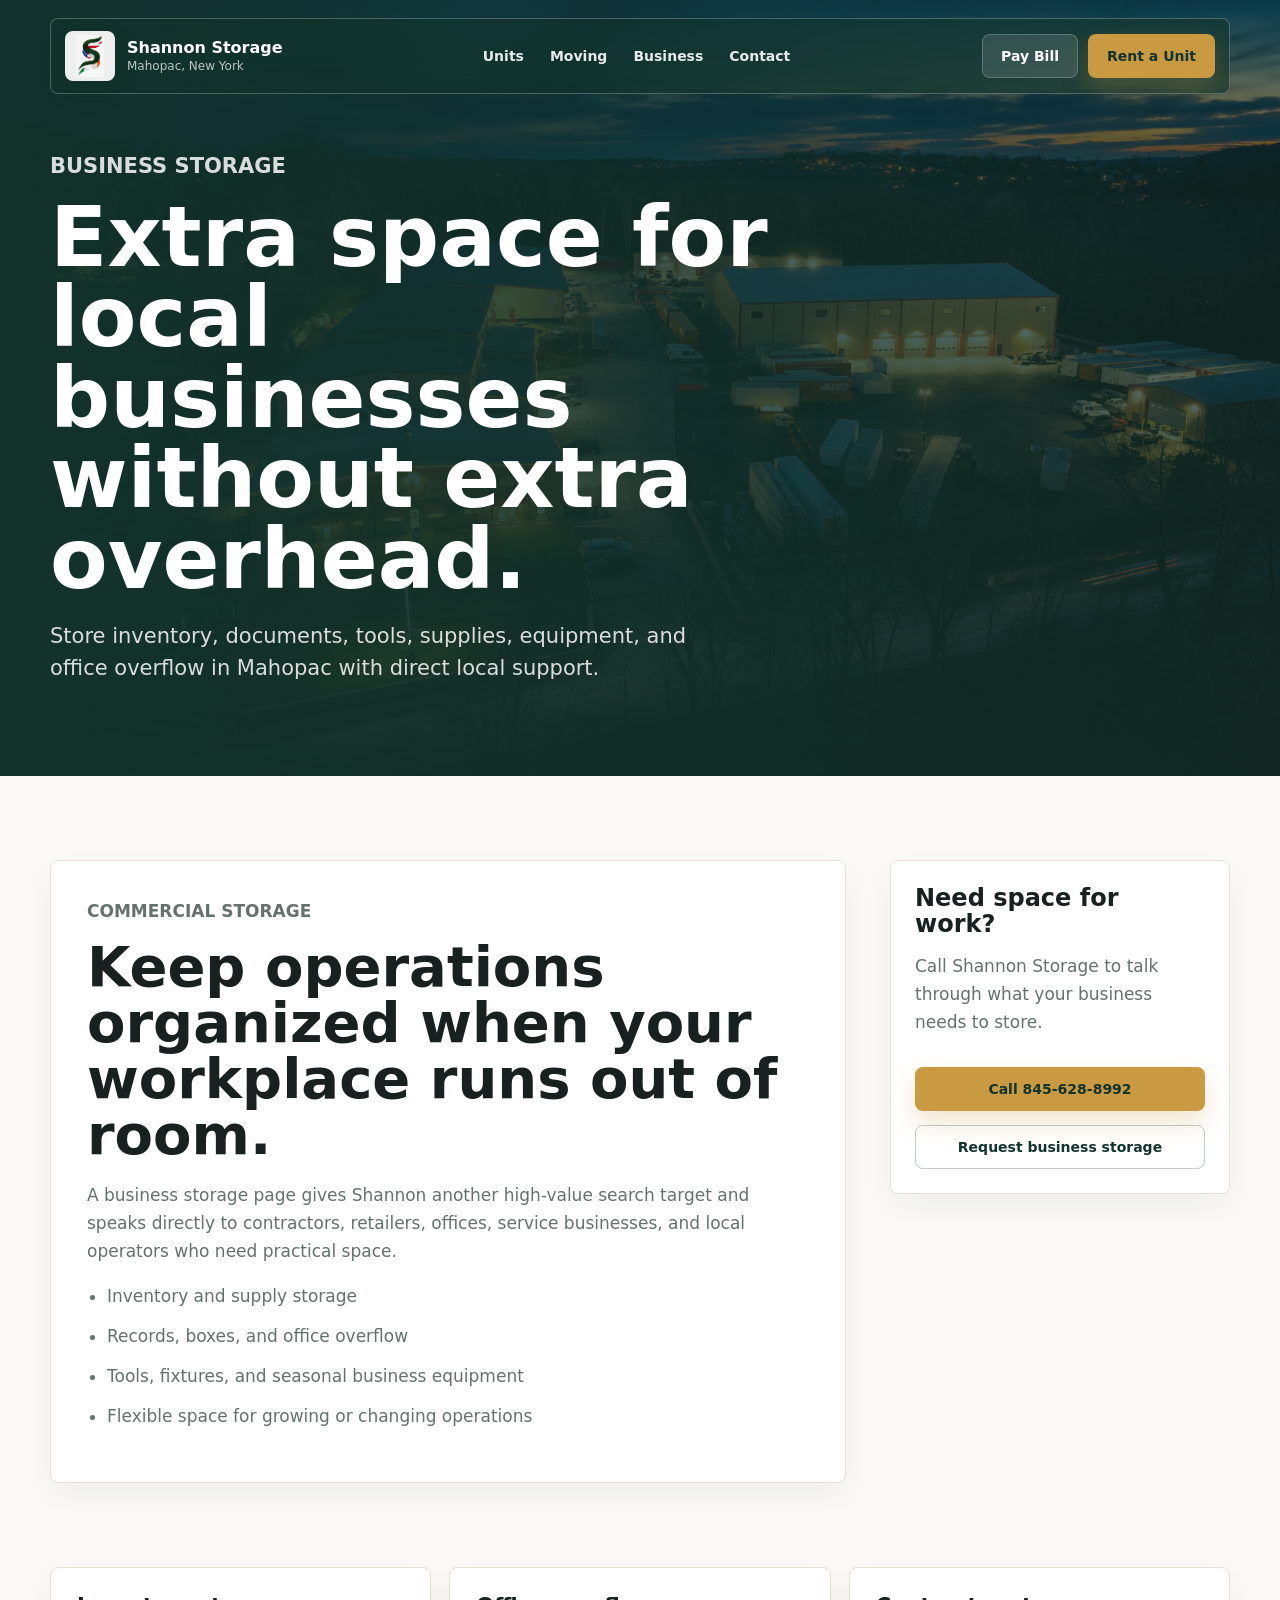
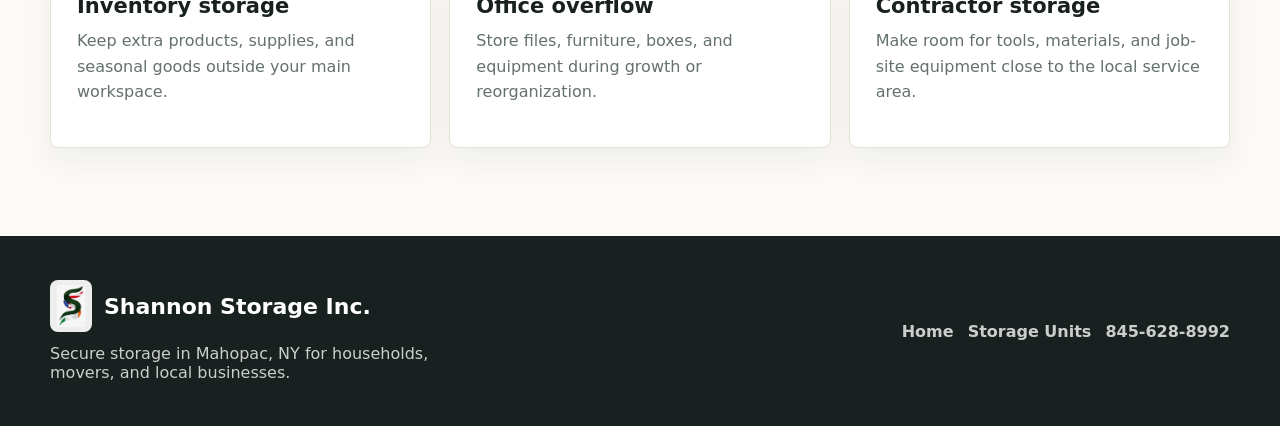
<file: business-storage.html>
<!DOCTYPE html>
<html lang="en">
<head>
  <meta charset="UTF-8">
  <meta name="viewport" content="width=device-width, initial-scale=1.0">
  <title>Business Storage in Mahopac, NY | Shannon Storage Inc.</title>
  <meta name="description" content="Business storage in Mahopac, NY for inventory, records, tools, equipment, and office overflow.">
  <meta property="og:title" content="Business Storage in Mahopac, NY | Shannon Storage Inc.">
  <meta property="og:description" content="Business storage for inventory, records, tools, equipment, and office overflow in Mahopac, NY.">
  <meta property="og:type" content="website">
  <meta property="og:image" content="https://shannon-storage.vercel.app/assets/shannon-og-preview.jpg">
  <meta property="og:image:width" content="1200">
  <meta property="og:image:height" content="630">
  <meta name="twitter:card" content="summary_large_image">
  <meta name="twitter:image" content="https://shannon-storage.vercel.app/assets/shannon-og-preview.jpg">
  <link rel="stylesheet" href="styles.css">
</head>
<body>
  <header class="site-header is-scrolled" data-header>
    <a class="brand" href="index.html" aria-label="Shannon Storage home">
      <span class="brand-mark"><img src="assets/shannon-logo-mark.png" alt=""></span>
      <span><strong>Shannon Storage</strong><small>Mahopac, New York</small></span>
    </a>
    <nav class="desktop-nav" aria-label="Primary navigation">
      <a href="storage-units.html">Units</a>
      <a href="moving-storage.html">Moving</a>
      <a href="business-storage.html">Business</a>
      <a href="contact.html">Contact</a>
    </nav>
    <div class="header-actions">
      <a class="link-button ghost" href="https://ecom3.quikstor.com/shannon-storage/login">Pay Bill</a>
      <a class="link-button primary" href="request-a-unit.html">Rent a Unit</a>
    </div>
    <button class="menu-button" type="button" aria-label="Open menu" data-menu-button><span></span><span></span></button>
  </header>

  <nav class="mobile-panel" aria-label="Mobile navigation" data-mobile-panel>
    <a href="index.html">Home</a>
    <a href="storage-units.html">Units</a>
    <a href="moving-storage.html">Moving Storage</a>
    <a href="contact.html">Contact</a>
    <a href="https://ecom3.quikstor.com/shannon-storage/login">Pay Bill</a>
  </nav>

  <main class="page-main">
    <section class="page-hero">
      <div class="page-hero-content">
        <p class="eyebrow">Business storage</p>
        <h1>Extra space for local businesses without extra overhead.</h1>
        <p>Store inventory, documents, tools, supplies, equipment, and office overflow in Mahopac with direct local support.</p>
      </div>
    </section>

    <section class="page-layout">
      <article class="content-panel">
        <p class="eyebrow">Commercial storage</p>
        <h2>Keep operations organized when your workplace runs out of room.</h2>
        <p>A business storage page gives Shannon another high-value search target and speaks directly to contractors, retailers, offices, service businesses, and local operators who need practical space.</p>
        <ul>
          <li>Inventory and supply storage</li>
          <li>Records, boxes, and office overflow</li>
          <li>Tools, fixtures, and seasonal business equipment</li>
          <li>Flexible space for growing or changing operations</li>
        </ul>
      </article>
      <aside class="side-panel">
        <strong>Need space for work?</strong>
        <p>Call Shannon Storage to talk through what your business needs to store.</p>
        <a class="link-button primary" href="tel:+18456288992">Call 845-628-8992</a>
        <a class="link-button outline" href="request-a-unit.html">Request business storage</a>
      </aside>
    </section>

    <section class="seo-grid">
      <article class="seo-card"><h3>Inventory storage</h3><p>Keep extra products, supplies, and seasonal goods outside your main workspace.</p></article>
      <article class="seo-card"><h3>Office overflow</h3><p>Store files, furniture, boxes, and equipment during growth or reorganization.</p></article>
      <article class="seo-card"><h3>Contractor storage</h3><p>Make room for tools, materials, and job-site equipment close to the local service area.</p></article>
    </section>
  </main>

  <footer class="site-footer">
    <div><span class="footer-brand"><img src="assets/shannon-logo-mark.png" alt=""><strong>Shannon Storage Inc.</strong></span><p>Secure storage in Mahopac, NY for households, movers, and local businesses.</p></div>
    <div><a href="index.html">Home</a><a href="storage-units.html">Storage Units</a><a href="tel:+18456288992">845-628-8992</a></div>
  </footer>
  <script src="script.js"></script>
</body>
</html>
</file>
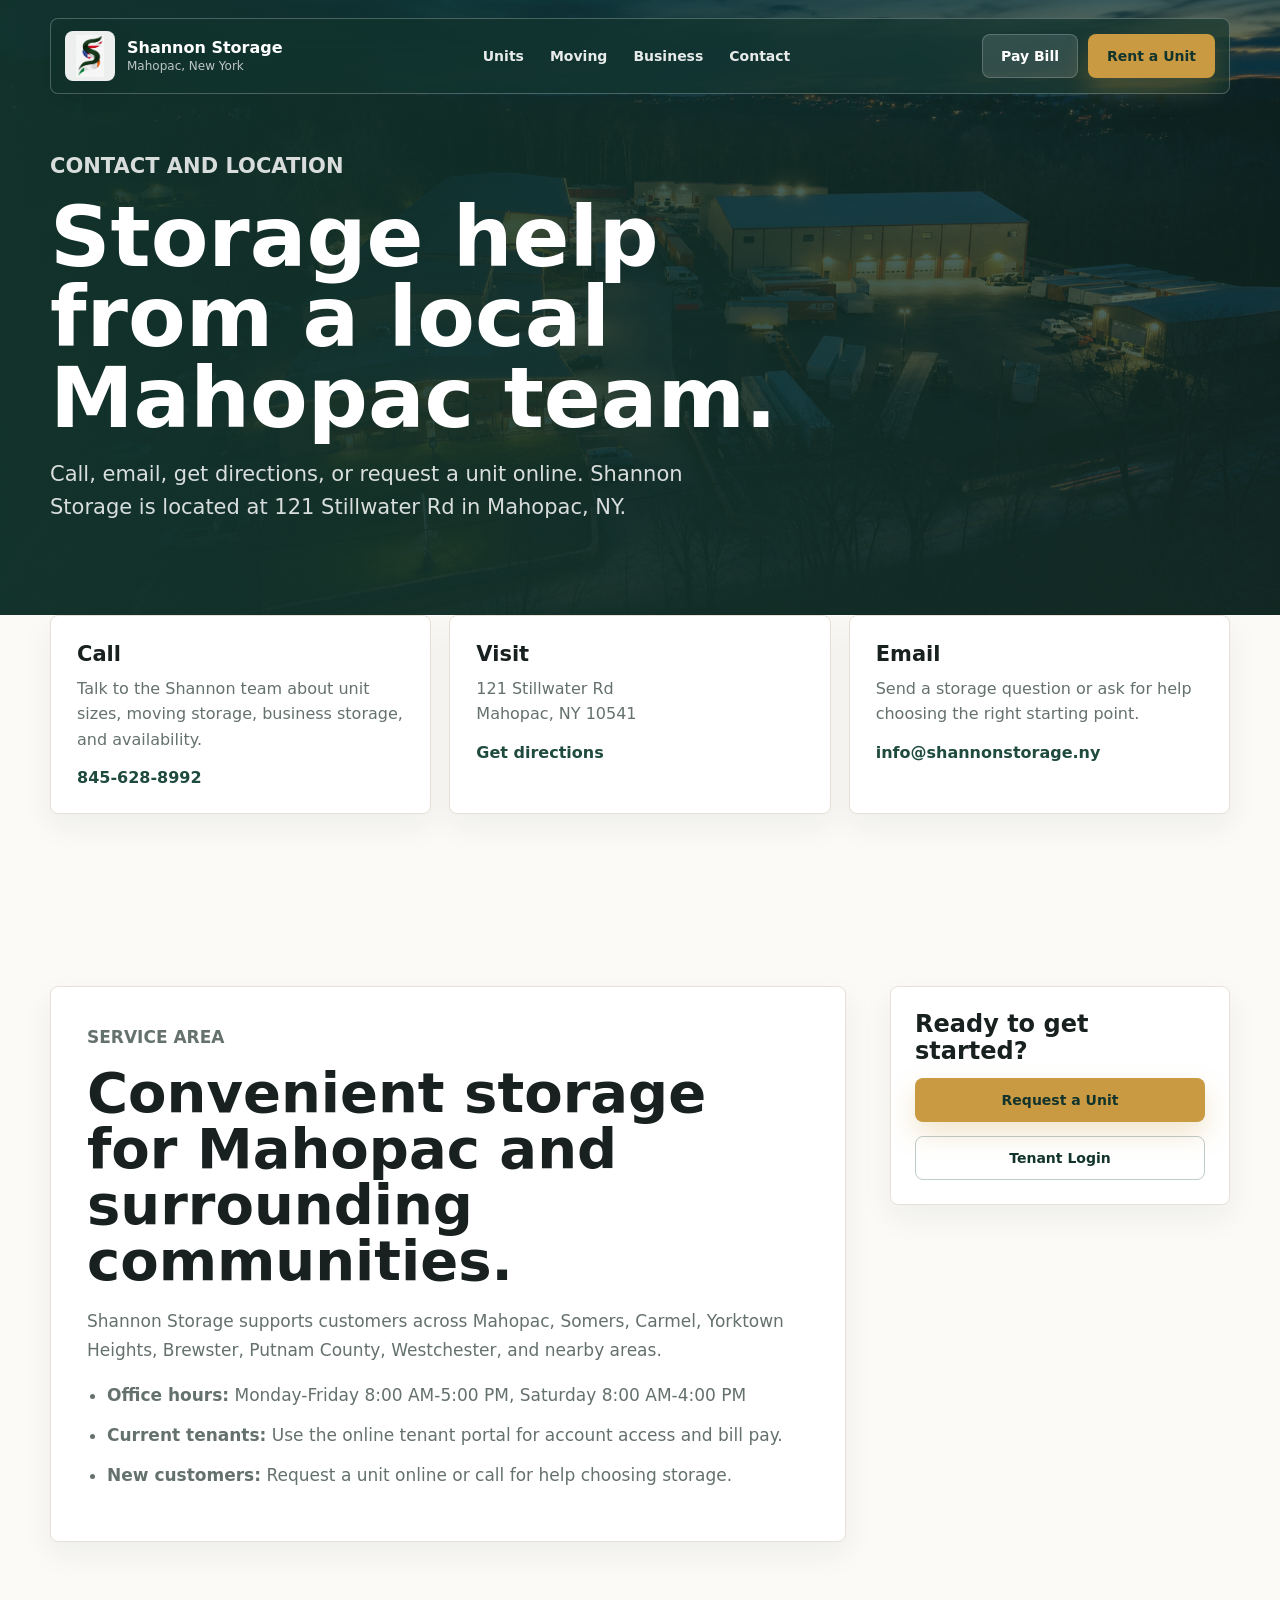
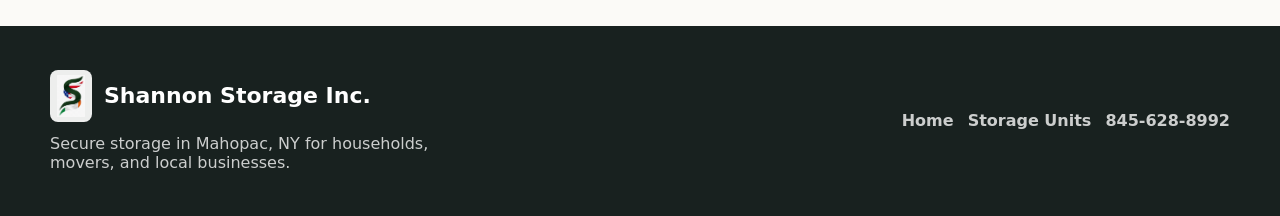
<file: contact.html>
<!DOCTYPE html>
<html lang="en">
<head>
  <meta charset="UTF-8">
  <meta name="viewport" content="width=device-width, initial-scale=1.0">
  <title>Contact Shannon Storage | Self Storage in Mahopac, NY</title>
  <meta name="description" content="Contact Shannon Storage at 121 Stillwater Rd, Mahopac, NY. Call 845-628-8992 for storage units, moving storage, and business storage.">
  <meta property="og:title" content="Contact Shannon Storage | Self Storage in Mahopac, NY">
  <meta property="og:description" content="Call Shannon Storage in Mahopac, NY for storage units, moving storage, and business storage.">
  <meta property="og:type" content="website">
  <meta property="og:image" content="https://shannon-storage.vercel.app/assets/shannon-og-preview.jpg">
  <meta property="og:image:width" content="1200">
  <meta property="og:image:height" content="630">
  <meta name="twitter:card" content="summary_large_image">
  <meta name="twitter:image" content="https://shannon-storage.vercel.app/assets/shannon-og-preview.jpg">
  <link rel="stylesheet" href="styles.css">
</head>
<body>
  <header class="site-header is-scrolled" data-header>
    <a class="brand" href="index.html" aria-label="Shannon Storage home">
      <span class="brand-mark"><img src="assets/shannon-logo-mark.png" alt=""></span>
      <span><strong>Shannon Storage</strong><small>Mahopac, New York</small></span>
    </a>
    <nav class="desktop-nav" aria-label="Primary navigation">
      <a href="storage-units.html">Units</a>
      <a href="moving-storage.html">Moving</a>
      <a href="business-storage.html">Business</a>
      <a href="contact.html">Contact</a>
    </nav>
    <div class="header-actions">
      <a class="link-button ghost" href="https://ecom3.quikstor.com/shannon-storage/login">Pay Bill</a>
      <a class="link-button primary" href="request-a-unit.html">Rent a Unit</a>
    </div>
    <button class="menu-button" type="button" aria-label="Open menu" data-menu-button><span></span><span></span></button>
  </header>

  <nav class="mobile-panel" aria-label="Mobile navigation" data-mobile-panel>
    <a href="index.html">Home</a>
    <a href="storage-units.html">Units</a>
    <a href="moving-storage.html">Moving Storage</a>
    <a href="business-storage.html">Business Storage</a>
    <a href="https://ecom3.quikstor.com/shannon-storage/login">Pay Bill</a>
  </nav>

  <main class="page-main">
    <section class="page-hero">
      <div class="page-hero-content">
        <p class="eyebrow">Contact and location</p>
        <h1>Storage help from a local Mahopac team.</h1>
        <p>Call, email, get directions, or request a unit online. Shannon Storage is located at 121 Stillwater Rd in Mahopac, NY.</p>
      </div>
    </section>

    <section class="contact-grid">
      <article class="contact-card">
        <h3>Call</h3>
        <p>Talk to the Shannon team about unit sizes, moving storage, business storage, and availability.</p>
        <a href="tel:+18456288992">845-628-8992</a>
      </article>
      <article class="contact-card">
        <h3>Visit</h3>
        <p>121 Stillwater Rd<br>Mahopac, NY 10541</p>
        <a href="https://www.google.com/maps/search/?api=1&query=121%20Stillwater%20Rd%20Mahopac%20NY%2010541">Get directions</a>
      </article>
      <article class="contact-card">
        <h3>Email</h3>
        <p>Send a storage question or ask for help choosing the right starting point.</p>
        <a href="mailto:info@shannonstorage.ny">info@shannonstorage.ny</a>
      </article>
    </section>

    <section class="page-layout">
      <article class="content-panel">
        <p class="eyebrow">Service area</p>
        <h2>Convenient storage for Mahopac and surrounding communities.</h2>
        <p>Shannon Storage supports customers across Mahopac, Somers, Carmel, Yorktown Heights, Brewster, Putnam County, Westchester, and nearby areas.</p>
        <ul>
          <li><strong>Office hours:</strong> Monday-Friday 8:00 AM-5:00 PM, Saturday 8:00 AM-4:00 PM</li>
          <li><strong>Current tenants:</strong> Use the online tenant portal for account access and bill pay.</li>
          <li><strong>New customers:</strong> Request a unit online or call for help choosing storage.</li>
        </ul>
      </article>
      <aside class="side-panel">
        <strong>Ready to get started?</strong>
        <a class="link-button primary" href="request-a-unit.html">Request a Unit</a>
        <a class="link-button outline" href="https://ecom3.quikstor.com/shannon-storage/login">Tenant Login</a>
      </aside>
    </section>
  </main>

  <footer class="site-footer">
    <div><span class="footer-brand"><img src="assets/shannon-logo-mark.png" alt=""><strong>Shannon Storage Inc.</strong></span><p>Secure storage in Mahopac, NY for households, movers, and local businesses.</p></div>
    <div><a href="index.html">Home</a><a href="storage-units.html">Storage Units</a><a href="tel:+18456288992">845-628-8992</a></div>
  </footer>
  <script src="script.js"></script>
</body>
</html>
</file>
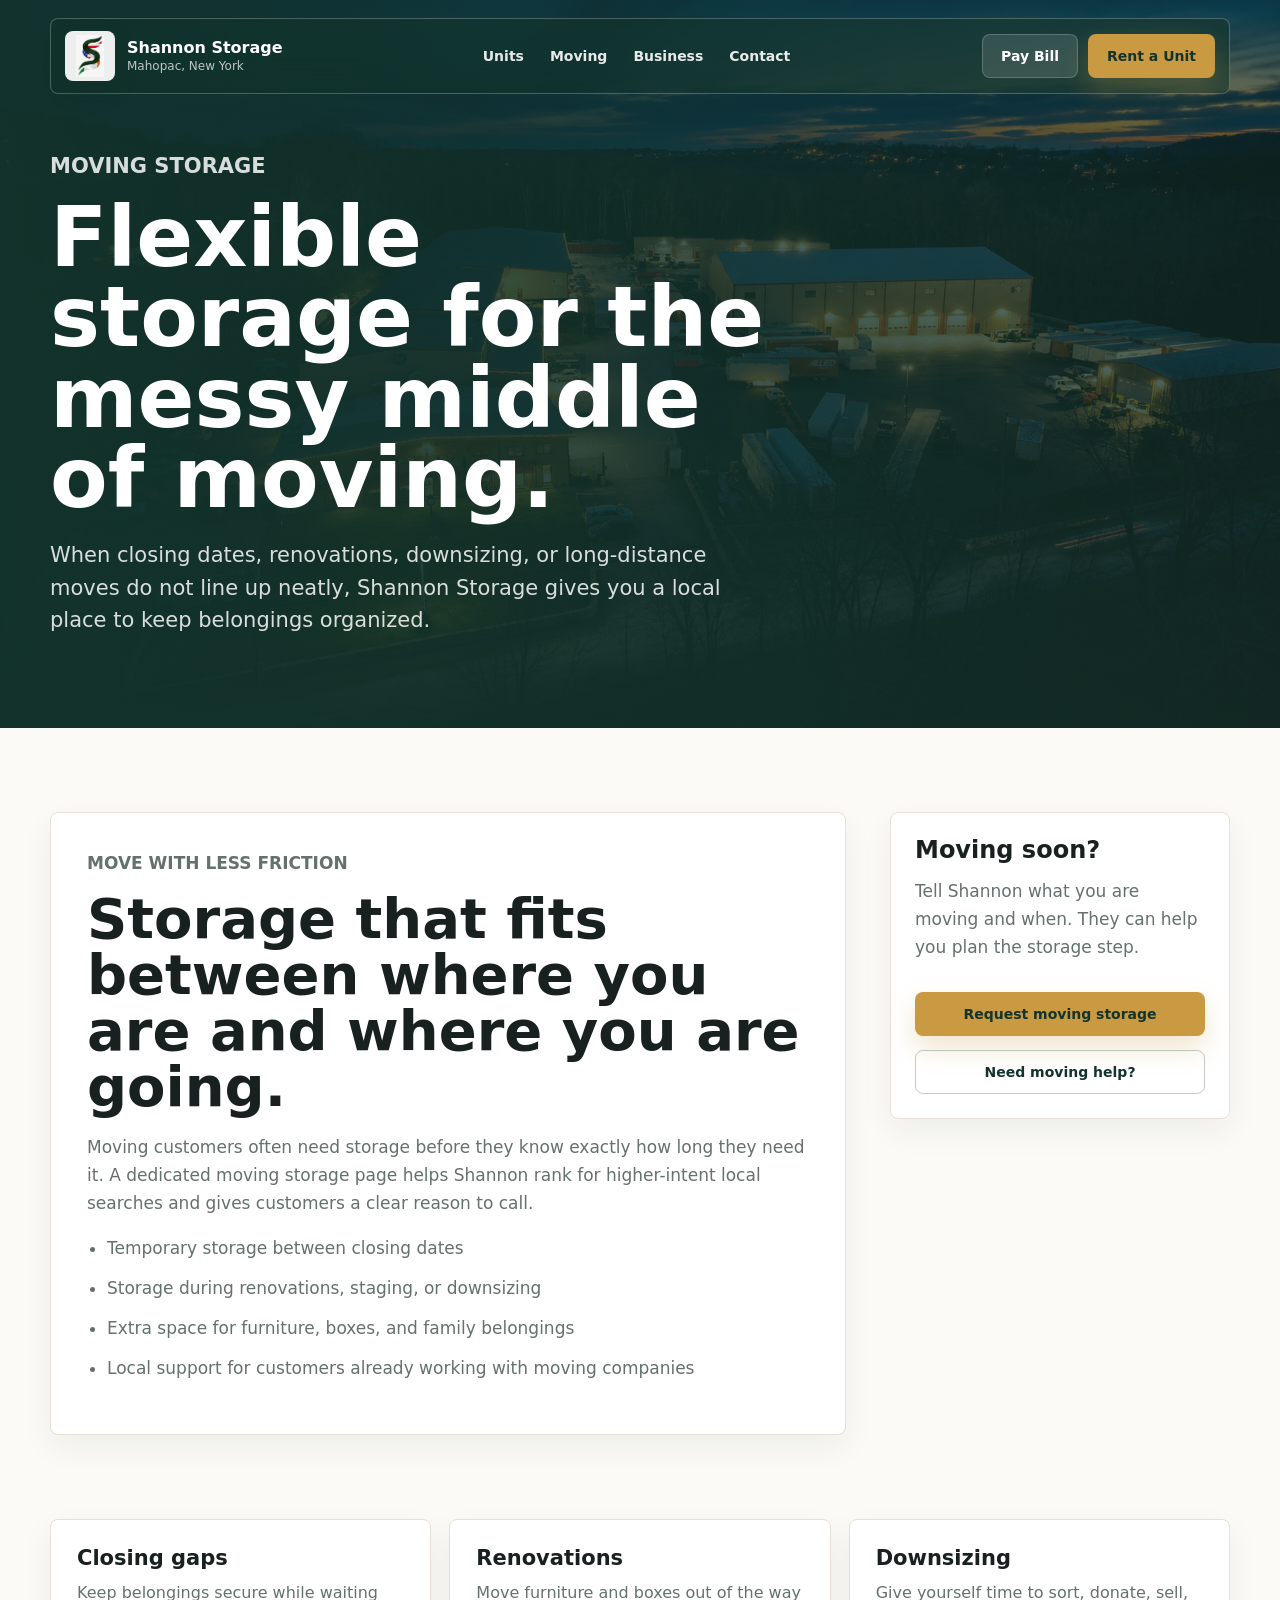
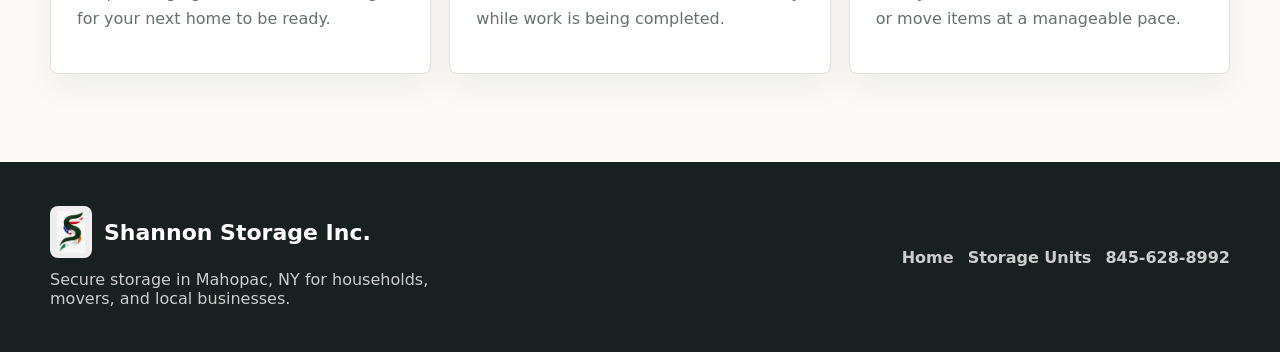
<file: moving-storage.html>
<!DOCTYPE html>
<html lang="en">
<head>
  <meta charset="UTF-8">
  <meta name="viewport" content="width=device-width, initial-scale=1.0">
  <title>Moving Storage in Mahopac, NY | Shannon Storage Inc.</title>
  <meta name="description" content="Temporary and long-term moving storage in Mahopac, NY for closing gaps, renovations, downsizing, and relocations.">
  <meta property="og:title" content="Moving Storage in Mahopac, NY | Shannon Storage Inc.">
  <meta property="og:description" content="Temporary and long-term moving storage for closing gaps, renovations, downsizing, and relocations.">
  <meta property="og:type" content="website">
  <meta property="og:image" content="https://shannon-storage.vercel.app/assets/shannon-og-preview.jpg">
  <meta property="og:image:width" content="1200">
  <meta property="og:image:height" content="630">
  <meta name="twitter:card" content="summary_large_image">
  <meta name="twitter:image" content="https://shannon-storage.vercel.app/assets/shannon-og-preview.jpg">
  <link rel="stylesheet" href="styles.css">
</head>
<body>
  <header class="site-header is-scrolled" data-header>
    <a class="brand" href="index.html" aria-label="Shannon Storage home">
      <span class="brand-mark"><img src="assets/shannon-logo-mark.png" alt=""></span>
      <span><strong>Shannon Storage</strong><small>Mahopac, New York</small></span>
    </a>
    <nav class="desktop-nav" aria-label="Primary navigation">
      <a href="storage-units.html">Units</a>
      <a href="moving-storage.html">Moving</a>
      <a href="business-storage.html">Business</a>
      <a href="contact.html">Contact</a>
    </nav>
    <div class="header-actions">
      <a class="link-button ghost" href="https://ecom3.quikstor.com/shannon-storage/login">Pay Bill</a>
      <a class="link-button primary" href="request-a-unit.html">Rent a Unit</a>
    </div>
    <button class="menu-button" type="button" aria-label="Open menu" data-menu-button><span></span><span></span></button>
  </header>

  <nav class="mobile-panel" aria-label="Mobile navigation" data-mobile-panel>
    <a href="index.html">Home</a>
    <a href="storage-units.html">Units</a>
    <a href="business-storage.html">Business Storage</a>
    <a href="contact.html">Contact</a>
    <a href="https://ecom3.quikstor.com/shannon-storage/login">Pay Bill</a>
  </nav>

  <main class="page-main">
    <section class="page-hero">
      <div class="page-hero-content">
        <p class="eyebrow">Moving storage</p>
        <h1>Flexible storage for the messy middle of moving.</h1>
        <p>When closing dates, renovations, downsizing, or long-distance moves do not line up neatly, Shannon Storage gives you a local place to keep belongings organized.</p>
      </div>
    </section>

    <section class="page-layout">
      <article class="content-panel">
        <p class="eyebrow">Move with less friction</p>
        <h2>Storage that fits between where you are and where you are going.</h2>
        <p>Moving customers often need storage before they know exactly how long they need it. A dedicated moving storage page helps Shannon rank for higher-intent local searches and gives customers a clear reason to call.</p>
        <ul>
          <li>Temporary storage between closing dates</li>
          <li>Storage during renovations, staging, or downsizing</li>
          <li>Extra space for furniture, boxes, and family belongings</li>
          <li>Local support for customers already working with moving companies</li>
        </ul>
      </article>
      <aside class="side-panel">
        <strong>Moving soon?</strong>
        <p>Tell Shannon what you are moving and when. They can help you plan the storage step.</p>
        <a class="link-button primary" href="request-a-unit.html">Request moving storage</a>
        <a class="link-button outline" href="https://liffeymoving.com/">Need moving help?</a>
      </aside>
    </section>

    <section class="seo-grid">
      <article class="seo-card"><h3>Closing gaps</h3><p>Keep belongings secure while waiting for your next home to be ready.</p></article>
      <article class="seo-card"><h3>Renovations</h3><p>Move furniture and boxes out of the way while work is being completed.</p></article>
      <article class="seo-card"><h3>Downsizing</h3><p>Give yourself time to sort, donate, sell, or move items at a manageable pace.</p></article>
    </section>
  </main>

  <footer class="site-footer">
    <div><span class="footer-brand"><img src="assets/shannon-logo-mark.png" alt=""><strong>Shannon Storage Inc.</strong></span><p>Secure storage in Mahopac, NY for households, movers, and local businesses.</p></div>
    <div><a href="index.html">Home</a><a href="storage-units.html">Storage Units</a><a href="tel:+18456288992">845-628-8992</a></div>
  </footer>
  <script src="script.js"></script>
</body>
</html>
</file>
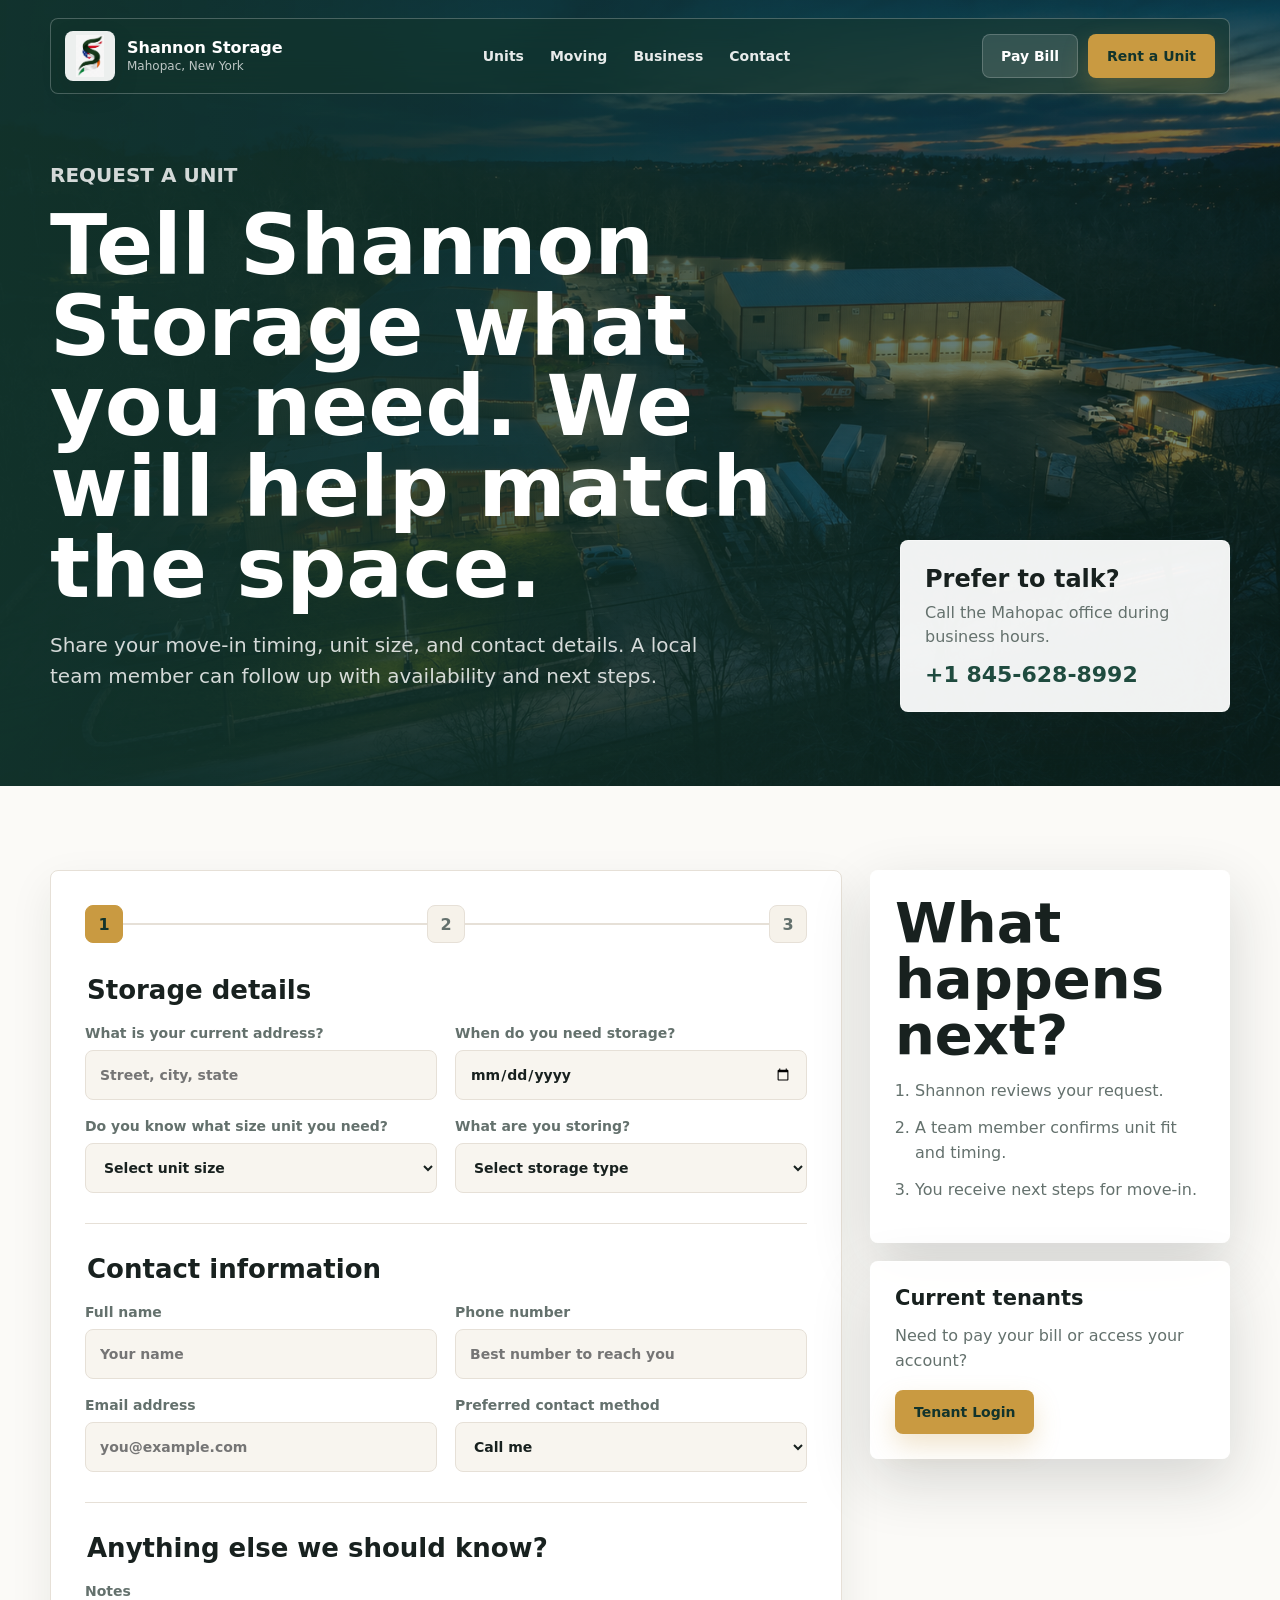
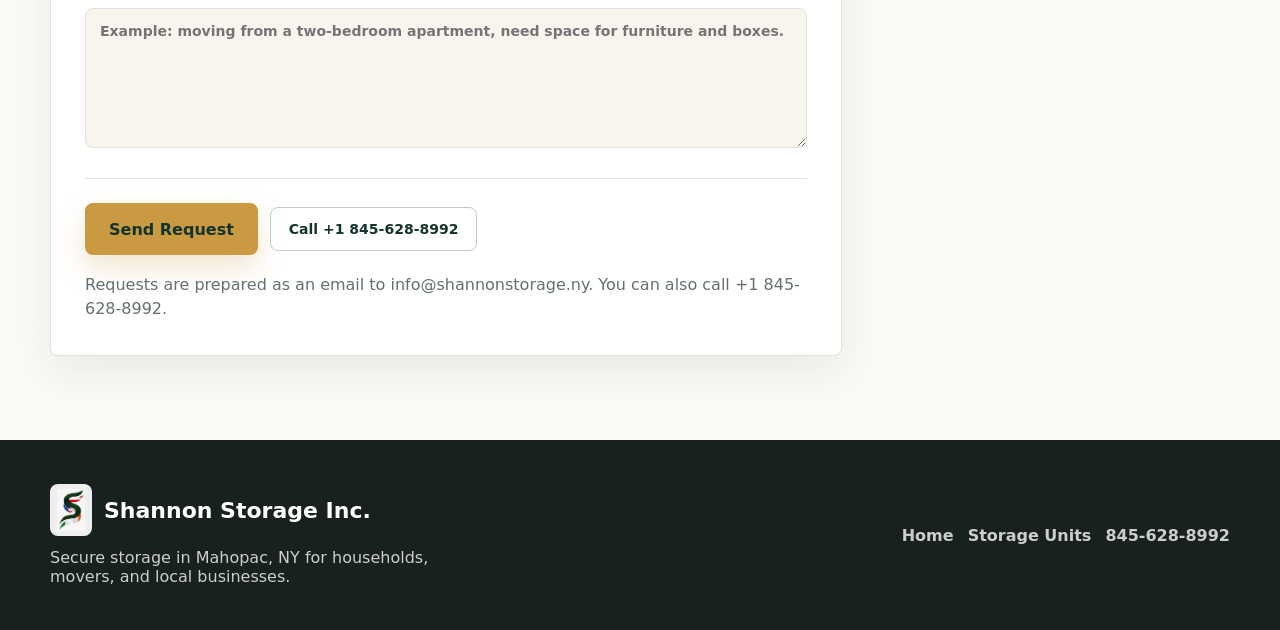
<file: request-a-unit.html>
<!DOCTYPE html>
<html lang="en">
<head>
  <meta charset="UTF-8">
  <meta name="viewport" content="width=device-width, initial-scale=1.0">
  <title>Request a Storage Unit | Shannon Storage Inc.</title>
  <meta name="description" content="Request a storage unit from Shannon Storage in Mahopac, NY. Share your move-in date, unit size, contact details, and storage needs.">
  <meta property="og:title" content="Request a Storage Unit | Shannon Storage Inc.">
  <meta property="og:description" content="Request a storage unit in Mahopac, NY and get help choosing the right space.">
  <meta property="og:type" content="website">
  <meta property="og:image" content="https://shannon-storage.vercel.app/assets/shannon-og-preview.jpg">
  <meta property="og:image:width" content="1200">
  <meta property="og:image:height" content="630">
  <meta name="twitter:card" content="summary_large_image">
  <meta name="twitter:image" content="https://shannon-storage.vercel.app/assets/shannon-og-preview.jpg">
  <link rel="stylesheet" href="styles.css">
</head>
<body>
  <header class="site-header is-scrolled" data-header>
    <a class="brand" href="index.html" aria-label="Shannon Storage home">
      <span class="brand-mark"><img src="assets/shannon-logo-mark.png" alt=""></span>
      <span><strong>Shannon Storage</strong><small>Mahopac, New York</small></span>
    </a>
    <nav class="desktop-nav" aria-label="Primary navigation">
      <a href="storage-units.html">Units</a>
      <a href="moving-storage.html">Moving</a>
      <a href="business-storage.html">Business</a>
      <a href="contact.html">Contact</a>
    </nav>
    <div class="header-actions">
      <a class="link-button ghost" href="https://ecom3.quikstor.com/shannon-storage/login">Pay Bill</a>
      <a class="link-button primary" href="request-a-unit.html">Rent a Unit</a>
    </div>
    <button class="menu-button" type="button" aria-label="Open menu" data-menu-button><span></span><span></span></button>
  </header>

  <nav class="mobile-panel" aria-label="Mobile navigation" data-mobile-panel>
    <a href="index.html">Home</a>
    <a href="storage-units.html">Units</a>
    <a href="moving-storage.html">Moving Storage</a>
    <a href="business-storage.html">Business Storage</a>
    <a href="contact.html">Contact</a>
    <a href="https://ecom3.quikstor.com/shannon-storage/login">Pay Bill</a>
  </nav>

  <main class="page-main">
    <section class="request-hero">
      <div>
        <p class="eyebrow">Request a unit</p>
        <h1>Tell Shannon Storage what you need. We will help match the space.</h1>
        <p>Share your move-in timing, unit size, and contact details. A local team member can follow up with availability and next steps.</p>
      </div>
      <aside>
        <strong>Prefer to talk?</strong>
        <p>Call the Mahopac office during business hours.</p>
        <a href="tel:+18456288992">+1 845-628-8992</a>
      </aside>
    </section>

    <section class="request-section">
      <form class="request-form" data-request-form>
        <div class="form-progress" aria-label="Request progress">
          <span class="is-active">1</span>
          <span>2</span>
          <span>3</span>
        </div>

        <fieldset>
          <legend>Storage details</legend>
          <div class="form-grid">
            <label>
              What is your current address?
              <input name="address" type="text" placeholder="Street, city, state" autocomplete="street-address" required>
            </label>
            <label>
              When do you need storage?
              <input name="moveDate" type="date" required>
            </label>
            <label>
              Do you know what size unit you need?
              <select name="unitSize" required>
                <option value="">Select unit size</option>
                <option>Small storage unit</option>
                <option>Medium storage unit</option>
                <option>Large storage unit</option>
                <option>Not sure yet</option>
              </select>
            </label>
            <label>
              What are you storing?
              <select name="storageType" required>
                <option value="">Select storage type</option>
                <option>Household items</option>
                <option>Moving storage</option>
                <option>Business inventory or equipment</option>
                <option>Documents or boxes</option>
              </select>
            </label>
          </div>
        </fieldset>

        <fieldset>
          <legend>Contact information</legend>
          <div class="form-grid">
            <label>
              Full name
              <input name="name" type="text" placeholder="Your name" autocomplete="name" required>
            </label>
            <label>
              Phone number
              <input name="phone" type="tel" placeholder="Best number to reach you" autocomplete="tel" required>
            </label>
            <label>
              Email address
              <input name="email" type="email" placeholder="you@example.com" autocomplete="email" required>
            </label>
            <label>
              Preferred contact method
              <select name="contactMethod" required>
                <option>Call me</option>
                <option>Text me</option>
                <option>Email me</option>
              </select>
            </label>
          </div>
        </fieldset>

        <fieldset>
          <legend>Anything else we should know?</legend>
          <label>
            Notes
            <textarea name="notes" rows="5" placeholder="Example: moving from a two-bedroom apartment, need space for furniture and boxes."></textarea>
          </label>
        </fieldset>

        <div class="form-actions">
          <button type="submit">Send Request</button>
          <a class="link-button outline" href="tel:+18456288992">Call +1 845-628-8992</a>
        </div>
        <p class="form-note" data-request-note>Requests are prepared as an email to info@shannonstorage.ny. You can also call +1 845-628-8992.</p>
      </form>

      <aside class="request-sidebar">
        <div>
          <h2>What happens next?</h2>
          <ol>
            <li>Shannon reviews your request.</li>
            <li>A team member confirms unit fit and timing.</li>
            <li>You receive next steps for move-in.</li>
          </ol>
        </div>
        <div>
          <h3>Current tenants</h3>
          <p>Need to pay your bill or access your account?</p>
          <a class="link-button primary" href="https://ecom3.quikstor.com/shannon-storage/login">Tenant Login</a>
        </div>
      </aside>
    </section>
  </main>

  <footer class="site-footer">
    <div><span class="footer-brand"><img src="assets/shannon-logo-mark.png" alt=""><strong>Shannon Storage Inc.</strong></span><p>Secure storage in Mahopac, NY for households, movers, and local businesses.</p></div>
    <div><a href="index.html">Home</a><a href="storage-units.html">Storage Units</a><a href="tel:+18456288992">845-628-8992</a></div>
  </footer>

  <script src="script.js"></script>
</body>
</html>
</file>
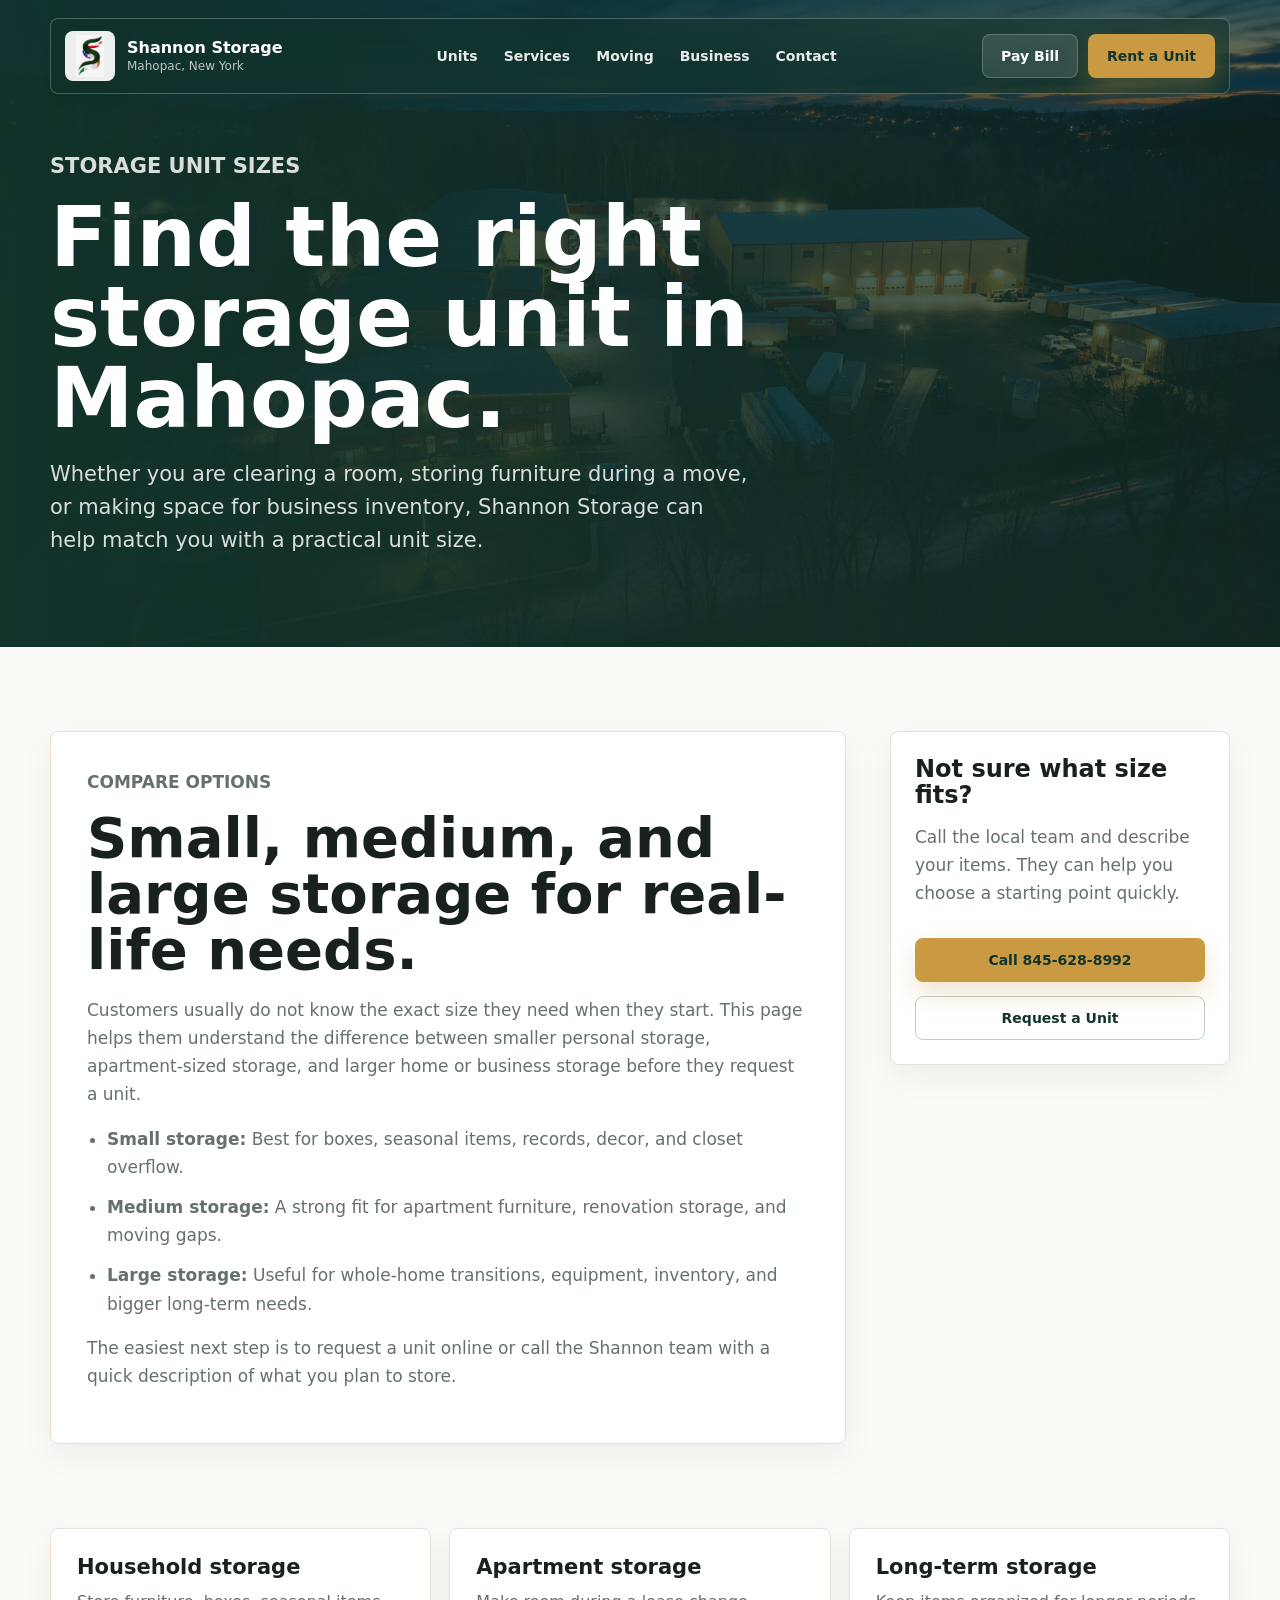
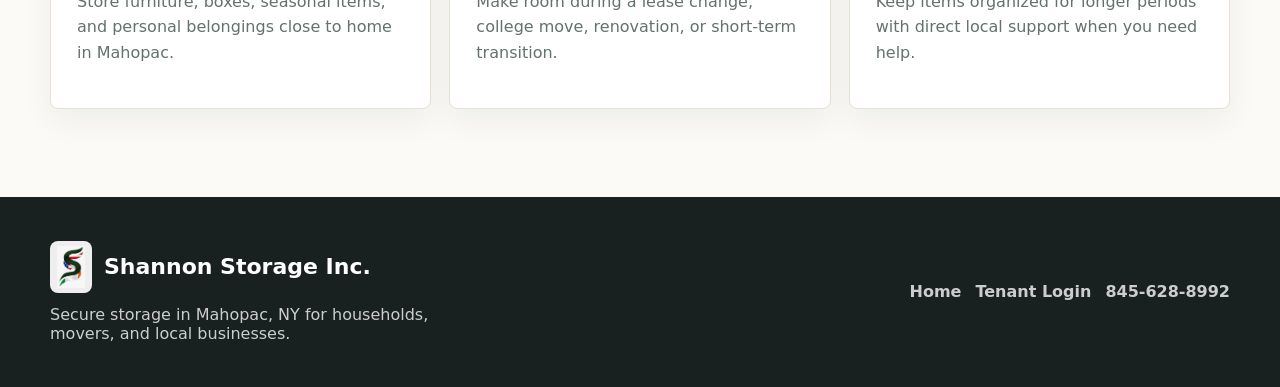
<file: storage-units.html>
<!DOCTYPE html>
<html lang="en">
<head>
  <meta charset="UTF-8">
  <meta name="viewport" content="width=device-width, initial-scale=1.0">
  <title>Storage Unit Sizes in Mahopac, NY | Shannon Storage Inc.</title>
  <meta name="description" content="Compare small, medium, and large storage units in Mahopac, NY for household, moving, and business storage.">
  <meta property="og:title" content="Storage Unit Sizes in Mahopac, NY | Shannon Storage Inc.">
  <meta property="og:description" content="Compare storage unit options for household, moving, and business storage in Mahopac, NY.">
  <meta property="og:type" content="website">
  <meta property="og:image" content="https://shannon-storage.vercel.app/assets/shannon-og-preview.jpg">
  <meta property="og:image:width" content="1200">
  <meta property="og:image:height" content="630">
  <meta name="twitter:card" content="summary_large_image">
  <meta name="twitter:image" content="https://shannon-storage.vercel.app/assets/shannon-og-preview.jpg">
  <link rel="stylesheet" href="styles.css">
</head>
<body>
  <header class="site-header is-scrolled" data-header>
    <a class="brand" href="index.html" aria-label="Shannon Storage home">
      <span class="brand-mark"><img src="assets/shannon-logo-mark.png" alt=""></span>
      <span><strong>Shannon Storage</strong><small>Mahopac, New York</small></span>
    </a>
    <nav class="desktop-nav" aria-label="Primary navigation">
      <a href="storage-units.html">Units</a>
      <a href="index.html#services">Services</a>
      <a href="moving-storage.html">Moving</a>
      <a href="business-storage.html">Business</a>
      <a href="contact.html">Contact</a>
    </nav>
    <div class="header-actions">
      <a class="link-button ghost" href="https://ecom3.quikstor.com/shannon-storage/login">Pay Bill</a>
      <a class="link-button primary" href="request-a-unit.html">Rent a Unit</a>
    </div>
    <button class="menu-button" type="button" aria-label="Open menu" data-menu-button><span></span><span></span></button>
  </header>

  <nav class="mobile-panel" aria-label="Mobile navigation" data-mobile-panel>
    <a href="index.html">Home</a>
    <a href="moving-storage.html">Moving Storage</a>
    <a href="business-storage.html">Business Storage</a>
    <a href="contact.html">Contact</a>
    <a href="https://ecom3.quikstor.com/shannon-storage/login">Pay Bill</a>
  </nav>

  <main class="page-main">
    <section class="page-hero">
      <div class="page-hero-content">
        <p class="eyebrow">Storage unit sizes</p>
        <h1>Find the right storage unit in Mahopac.</h1>
        <p>Whether you are clearing a room, storing furniture during a move, or making space for business inventory, Shannon Storage can help match you with a practical unit size.</p>
      </div>
    </section>

    <section class="page-layout">
      <article class="content-panel">
        <p class="eyebrow">Compare options</p>
        <h2>Small, medium, and large storage for real-life needs.</h2>
        <p>Customers usually do not know the exact size they need when they start. This page helps them understand the difference between smaller personal storage, apartment-sized storage, and larger home or business storage before they request a unit.</p>
        <ul>
          <li><strong>Small storage:</strong> Best for boxes, seasonal items, records, decor, and closet overflow.</li>
          <li><strong>Medium storage:</strong> A strong fit for apartment furniture, renovation storage, and moving gaps.</li>
          <li><strong>Large storage:</strong> Useful for whole-home transitions, equipment, inventory, and bigger long-term needs.</li>
        </ul>
        <p>The easiest next step is to request a unit online or call the Shannon team with a quick description of what you plan to store.</p>
      </article>
      <aside class="side-panel">
        <strong>Not sure what size fits?</strong>
        <p>Call the local team and describe your items. They can help you choose a starting point quickly.</p>
        <a class="link-button primary" href="tel:+18456288992">Call 845-628-8992</a>
        <a class="link-button outline" href="request-a-unit.html">Request a Unit</a>
      </aside>
    </section>

    <section class="seo-grid">
      <article class="seo-card"><h3>Household storage</h3><p>Store furniture, boxes, seasonal items, and personal belongings close to home in Mahopac.</p></article>
      <article class="seo-card"><h3>Apartment storage</h3><p>Make room during a lease change, college move, renovation, or short-term transition.</p></article>
      <article class="seo-card"><h3>Long-term storage</h3><p>Keep items organized for longer periods with direct local support when you need help.</p></article>
    </section>
  </main>

  <footer class="site-footer">
    <div><span class="footer-brand"><img src="assets/shannon-logo-mark.png" alt=""><strong>Shannon Storage Inc.</strong></span><p>Secure storage in Mahopac, NY for households, movers, and local businesses.</p></div>
    <div><a href="index.html">Home</a><a href="https://ecom3.quikstor.com/shannon-storage/login">Tenant Login</a><a href="tel:+18456288992">845-628-8992</a></div>
  </footer>
  <script src="script.js"></script>
</body>
</html>
</file>
<file: styles.css>
:root {
  --ink: #18211f;
  --muted: #64716d;
  --paper: #fbfaf7;
  --white: #ffffff;
  --line: #e6e0d7;
  --forest: #1f4b3f;
  --forest-dark: #12342c;
  --gold: #c99a41;
  --clay: #b85f3a;
  --shadow: 0 22px 60px rgba(24, 33, 31, 0.16);
}

* {
  box-sizing: border-box;
}

html {
  scroll-behavior: smooth;
}

[id] {
  scroll-margin-top: 112px;
}

body {
  margin: 0;
  font-family: Inter, ui-sans-serif, system-ui, -apple-system, BlinkMacSystemFont, "Segoe UI", sans-serif;
  color: var(--ink);
  background: var(--paper);
}

a {
  color: inherit;
  text-decoration: none;
}

img {
  display: block;
  max-width: 100%;
}

.site-header {
  position: fixed;
  top: 18px;
  left: 50%;
  z-index: 50;
  width: min(calc(100% - 32px), 1180px);
  min-height: 72px;
  transform: translateX(-50%);
  display: flex;
  align-items: center;
  justify-content: space-between;
  gap: 22px;
  padding: 12px 14px;
  color: var(--white);
  background: rgba(18, 52, 44, 0.62);
  border: 1px solid rgba(255, 255, 255, 0.24);
  border-radius: 8px;
  backdrop-filter: blur(20px);
  transition: background 180ms ease, box-shadow 180ms ease;
}

.site-header.is-scrolled {
  background: rgba(255, 255, 255, 0.94);
  color: var(--ink);
  box-shadow: 0 16px 40px rgba(24, 33, 31, 0.12);
}

.brand {
  display: inline-flex;
  align-items: center;
  gap: 12px;
  min-width: 226px;
}

.brand-mark {
  display: grid;
  place-items: center;
  width: 50px;
  height: 50px;
  background: rgba(255, 255, 255, 0.92);
  border-radius: 8px;
  box-shadow: 0 10px 24px rgba(24, 33, 31, 0.16);
}

.brand-mark img {
  width: 34px;
  height: 42px;
  object-fit: contain;
}

.brand strong,
.brand small {
  display: block;
  line-height: 1.1;
}

.brand small {
  margin-top: 4px;
  color: currentColor;
  opacity: 0.72;
  font-size: 12px;
}

.desktop-nav,
.header-actions {
  display: flex;
  align-items: center;
  gap: 10px;
}

.desktop-nav a {
  padding: 12px 8px;
  font-size: 14px;
  font-weight: 700;
  opacity: 0.9;
}

.link-button,
.quick-form button {
  display: inline-flex;
  align-items: center;
  justify-content: center;
  min-height: 44px;
  padding: 0 18px;
  border: 1px solid transparent;
  border-radius: 8px;
  font-size: 14px;
  font-weight: 800;
  cursor: pointer;
  transition: transform 160ms ease, box-shadow 160ms ease, background 160ms ease;
}

.link-button:hover,
.quick-form button:hover {
  transform: translateY(-1px);
}

.link-button.primary,
.quick-form button {
  color: var(--forest-dark);
  background: var(--gold);
  box-shadow: 0 12px 26px rgba(201, 154, 65, 0.26);
}

.link-button.ghost {
  color: currentColor;
  background: rgba(255, 255, 255, 0.12);
  border-color: rgba(255, 255, 255, 0.2);
}

.is-scrolled .link-button.ghost {
  background: rgba(31, 75, 63, 0.08);
  border-color: rgba(31, 75, 63, 0.12);
}

.link-button.glass {
  color: var(--white);
  background: rgba(255, 255, 255, 0.15);
  border-color: rgba(255, 255, 255, 0.34);
}

.link-button.outline {
  color: var(--forest-dark);
  background: transparent;
  border-color: rgba(31, 75, 63, 0.28);
}

.link-button.light {
  color: var(--forest-dark);
  background: var(--white);
}

.link-button.large {
  min-height: 52px;
  padding: 0 24px;
  font-size: 15px;
}

.menu-button {
  display: none;
  width: 44px;
  height: 44px;
  border: 1px solid rgba(255, 255, 255, 0.28);
  border-radius: 8px;
  background: transparent;
}

.menu-button span {
  display: block;
  width: 18px;
  height: 2px;
  margin: 5px auto;
  background: currentColor;
}

.mobile-panel {
  position: fixed;
  top: 98px;
  left: 16px;
  right: 16px;
  z-index: 45;
  display: none;
  padding: 14px;
  background: var(--white);
  border: 1px solid var(--line);
  border-radius: 8px;
  box-shadow: var(--shadow);
}

.mobile-panel.is-open {
  display: grid;
}

.mobile-panel a {
  padding: 13px 10px;
  border-bottom: 1px solid var(--line);
  font-weight: 800;
}

.mobile-panel a:last-child {
  border-bottom: 0;
}

.hero {
  position: relative;
  min-height: 92vh;
  display: grid;
  align-items: end;
  padding: 132px max(24px, calc((100vw - 1180px) / 2)) 56px;
  color: var(--white);
  overflow: hidden;
}

.hero-media,
.hero-overlay {
  position: absolute;
  inset: 0;
}

.hero-media {
  background-image: url("assets/shannon-facility-hero.png");
  background-size: cover;
  background-position: center 45%;
  transform: scale(1.03);
}

.hero-overlay {
  background:
    linear-gradient(90deg, rgba(18, 52, 44, 0.94) 0%, rgba(18, 52, 44, 0.72) 45%, rgba(18, 52, 44, 0.18) 100%),
    linear-gradient(0deg, rgba(24, 33, 31, 0.72) 0%, rgba(24, 33, 31, 0.1) 58%);
}

.hero-content {
  position: relative;
  z-index: 2;
  width: min(760px, 100%);
}

.eyebrow {
  margin: 0 0 14px;
  color: var(--gold);
  font-size: 13px;
  font-weight: 900;
  letter-spacing: 0;
  text-transform: uppercase;
}

h1,
h2,
h3,
p {
  margin-top: 0;
}

h1 {
  max-width: 760px;
  margin-bottom: 22px;
  font-size: clamp(44px, 7vw, 84px);
  line-height: 0.96;
  letter-spacing: 0;
}

h2 {
  margin-bottom: 18px;
  font-size: clamp(32px, 4.5vw, 56px);
  line-height: 1;
  letter-spacing: 0;
}

h3 {
  margin-bottom: 10px;
  font-size: 21px;
  line-height: 1.15;
}

.hero-copy {
  max-width: 660px;
  margin-bottom: 30px;
  color: rgba(255, 255, 255, 0.84);
  font-size: clamp(18px, 2vw, 22px);
  line-height: 1.5;
}

.hero-actions,
.inline-actions {
  display: flex;
  flex-wrap: wrap;
  gap: 12px;
}

.trust-strip {
  display: flex;
  flex-wrap: wrap;
  gap: 10px;
  margin-top: 34px;
}

.trust-strip span {
  padding: 9px 12px;
  background: rgba(255, 255, 255, 0.12);
  border: 1px solid rgba(255, 255, 255, 0.22);
  border-radius: 999px;
  color: rgba(255, 255, 255, 0.9);
  font-size: 13px;
  font-weight: 800;
}

.availability-panel {
  position: absolute;
  right: max(24px, calc((100vw - 1180px) / 2));
  bottom: 56px;
  z-index: 3;
  width: min(360px, calc(100% - 48px));
  padding: 22px;
  color: var(--ink);
  background: rgba(255, 255, 255, 0.94);
  border: 1px solid rgba(255, 255, 255, 0.5);
  border-radius: 8px;
  box-shadow: var(--shadow);
}

.availability-panel p {
  margin-bottom: 6px;
  color: var(--muted);
  font-weight: 800;
}

.availability-panel strong {
  display: block;
  margin-bottom: 18px;
  font-size: 24px;
  line-height: 1.08;
}

.quick-form {
  display: grid;
  gap: 12px;
}

.quick-form label {
  display: grid;
  gap: 8px;
  color: var(--muted);
  font-size: 13px;
  font-weight: 800;
}

select,
input[type="range"] {
  width: 100%;
}

select {
  height: 46px;
  padding: 0 12px;
  color: var(--ink);
  background: #f6f2ea;
  border: 1px solid var(--line);
  border-radius: 8px;
  font: inherit;
}

.quick-form small {
  color: var(--muted);
}

.intro-band {
  display: grid;
  grid-template-columns: repeat(4, 1fr);
  gap: 1px;
  background: var(--line);
  border-bottom: 1px solid var(--line);
}

.intro-band div {
  padding: 28px 24px;
  background: var(--white);
}

.intro-band span,
.intro-band strong {
  display: block;
}

.intro-band span {
  margin-bottom: 7px;
  color: var(--muted);
  font-size: 13px;
  font-weight: 800;
}

.intro-band strong {
  font-size: 18px;
}

.section {
  padding: 96px max(24px, calc((100vw - 1180px) / 2));
}

.split {
  display: grid;
  grid-template-columns: minmax(280px, 0.85fr) minmax(0, 1.35fr);
  gap: 54px;
  align-items: start;
}

.section-heading {
  max-width: 820px;
  margin-bottom: 34px;
}

.section-heading.compact {
  max-width: 760px;
  margin-inline: auto;
  text-align: center;
}

.section-copy p,
.security-content p,
.estimate p,
.location p,
.moving-band p,
.testimonials p,
.faq p,
.final-cta p {
  color: var(--muted);
  font-size: 17px;
  line-height: 1.65;
}

.mini-proof {
  margin-top: 28px;
  padding: 18px;
  background: var(--white);
  border-left: 4px solid var(--gold);
  border-radius: 8px;
  box-shadow: 0 14px 34px rgba(24, 33, 31, 0.07);
}

.mini-proof strong,
.mini-proof span {
  display: block;
}

.mini-proof span {
  margin-top: 6px;
  color: var(--muted);
  line-height: 1.45;
}

.unit-grid {
  display: grid;
  gap: 18px;
}

.unit-card {
  display: grid;
  grid-template-columns: 180px 1fr;
  min-height: 190px;
  overflow: hidden;
  background: var(--white);
  border: 1px solid var(--line);
  border-radius: 8px;
  box-shadow: 0 14px 36px rgba(24, 33, 31, 0.08);
}

.unit-card img {
  width: 100%;
  height: 100%;
  object-fit: cover;
}

.unit-card div {
  padding: 24px;
}

.unit-card span {
  display: inline-block;
  margin-bottom: 12px;
  color: var(--clay);
  font-size: 12px;
  font-weight: 900;
  text-transform: uppercase;
}

.unit-card p {
  color: var(--muted);
  line-height: 1.55;
}

.unit-card a {
  color: var(--forest);
  font-weight: 900;
}

.services {
  background: #f2eee6;
}

.service-grid {
  display: grid;
  grid-template-columns: repeat(4, 1fr);
  gap: 16px;
}

.service-grid article {
  min-height: 270px;
  padding: 24px;
  background: var(--white);
  border: 1px solid var(--line);
  border-radius: 8px;
  box-shadow: 0 12px 32px rgba(24, 33, 31, 0.06);
}

.service-grid span,
.process-track span {
  display: grid;
  place-items: center;
  width: 38px;
  height: 38px;
  margin-bottom: 22px;
  color: var(--forest-dark);
  background: var(--gold);
  border-radius: 8px;
  font-weight: 900;
}

.service-grid p,
.process-track p,
.faq-list p {
  color: var(--muted);
  line-height: 1.6;
}

.service-grid a {
  display: inline-flex;
  margin-top: 10px;
  color: var(--forest);
  font-weight: 900;
}

.security {
  display: grid;
  grid-template-columns: minmax(0, 0.95fr) minmax(300px, 1fr);
  gap: 48px;
  align-items: center;
  background: #eff3ee;
}

.security-image {
  min-height: 560px;
  overflow: hidden;
  border-radius: 8px;
}

.security-image img {
  width: 100%;
  height: 560px;
  object-fit: cover;
}

.feature-list {
  display: grid;
  gap: 16px;
}

.feature-list div {
  padding: 22px;
  background: rgba(255, 255, 255, 0.72);
  border: 1px solid rgba(31, 75, 63, 0.12);
  border-radius: 8px;
}

.feature-list span {
  color: var(--gold);
  font-weight: 900;
}

.estimate {
  display: grid;
  grid-template-columns: minmax(280px, 1fr) minmax(320px, 460px);
  gap: 48px;
  align-items: center;
  color: var(--white);
  background: var(--forest-dark);
}

.estimate p {
  color: rgba(255, 255, 255, 0.74);
}

.advisor {
  display: grid;
  gap: 18px;
  padding: 26px;
  color: var(--ink);
  background: var(--white);
  border-radius: 8px;
}

.advisor label {
  font-size: 15px;
  font-weight: 900;
}

input[type="range"] {
  accent-color: var(--gold);
}

.advisor-output {
  display: flex;
  justify-content: space-between;
  gap: 18px;
  padding: 18px;
  background: #f6f2ea;
  border-radius: 8px;
}

.advisor-output strong,
.advisor-output span {
  display: block;
}

.advisor-output span {
  color: var(--muted);
  font-weight: 800;
  text-align: right;
}

.process {
  background: var(--white);
}

.process-track {
  display: grid;
  grid-template-columns: repeat(3, 1fr);
  gap: 1px;
  background: var(--line);
  border: 1px solid var(--line);
  border-radius: 8px;
  overflow: hidden;
}

.process-track article {
  min-height: 270px;
  padding: 30px;
  background: var(--white);
}

.location {
  display: grid;
  grid-template-columns: minmax(0, 1fr) minmax(280px, 0.82fr);
  gap: 54px;
  align-items: center;
}

.map-panel {
  position: relative;
  min-height: 420px;
  overflow: hidden;
  background: #e7ece5;
  border: 1px solid var(--line);
  border-radius: 8px;
}

.map-grid {
  position: absolute;
  inset: -30px;
  background-image:
    linear-gradient(rgba(31, 75, 63, 0.12) 1px, transparent 1px),
    linear-gradient(90deg, rgba(31, 75, 63, 0.12) 1px, transparent 1px);
  background-size: 44px 44px;
  transform: rotate(-8deg) scale(1.15);
}

.map-grid::after {
  content: "";
  position: absolute;
  inset: 20% -10%;
  height: 70px;
  background: rgba(201, 154, 65, 0.42);
  border-top: 12px solid rgba(255, 255, 255, 0.58);
  border-bottom: 12px solid rgba(255, 255, 255, 0.58);
  transform: rotate(28deg);
}

.map-pin {
  position: absolute;
  top: 46%;
  left: 48%;
  display: flex;
  align-items: center;
  gap: 10px;
  padding: 12px 14px;
  background: var(--white);
  border-radius: 8px;
  box-shadow: var(--shadow);
  font-weight: 900;
}

.map-pin span {
  display: block;
  width: 14px;
  height: 14px;
  background: var(--clay);
  border-radius: 50%;
  box-shadow: 0 0 0 8px rgba(184, 95, 58, 0.18);
}

.detail-list {
  display: grid;
  gap: 10px;
  padding: 0;
  margin: 0 0 24px;
  list-style: none;
  color: var(--muted);
  line-height: 1.5;
}

.detail-list strong {
  color: var(--ink);
}

.moving-band {
  position: relative;
  min-height: 500px;
  display: grid;
  align-items: center;
  padding: 90px max(24px, calc((100vw - 1180px) / 2));
  color: var(--white);
  overflow: hidden;
}

.moving-band img {
  position: absolute;
  inset: 0;
  width: 100%;
  height: 100%;
  object-fit: cover;
}

.moving-band::after {
  content: "";
  position: absolute;
  inset: 0;
  background: linear-gradient(90deg, rgba(24, 33, 31, 0.86), rgba(24, 33, 31, 0.28));
}

.moving-band div {
  position: relative;
  z-index: 1;
  max-width: 650px;
}

.moving-band p {
  color: rgba(255, 255, 255, 0.82);
}

.testimonials {
  display: grid;
  grid-template-columns: minmax(300px, 0.95fr) minmax(0, 1.05fr);
  gap: 22px;
  background: #eff3ee;
}

.quote-card,
.review-grid article {
  background: var(--white);
  border: 1px solid rgba(31, 75, 63, 0.12);
  border-radius: 8px;
}

.quote-card {
  padding: 34px;
}

blockquote {
  margin: 0 0 20px;
  font-size: clamp(28px, 4vw, 46px);
  line-height: 1.05;
  font-weight: 900;
  letter-spacing: 0;
}

.quote-card span {
  color: var(--muted);
  font-weight: 800;
}

.review-grid {
  display: grid;
  gap: 16px;
}

.review-grid article {
  display: grid;
  grid-template-columns: 160px 1fr;
  gap: 20px;
  align-items: center;
  padding: 24px;
}

.review-grid strong {
  color: var(--forest);
  font-size: 32px;
  line-height: 1;
}

.review-grid span {
  color: var(--muted);
  line-height: 1.5;
}

.faq {
  background: var(--white);
}

.faq-list {
  display: grid;
  gap: 12px;
  max-width: 880px;
  margin: 0 auto;
}

.faq-list details {
  padding: 0 24px;
  background: #f6f2ea;
  border: 1px solid var(--line);
  border-radius: 8px;
}

.faq-list summary {
  min-height: 66px;
  display: flex;
  align-items: center;
  justify-content: space-between;
  gap: 18px;
  font-size: 18px;
  font-weight: 900;
  cursor: pointer;
}

.faq-list summary::after {
  content: "+";
  color: var(--gold);
  font-size: 28px;
}

.faq-list details[open] summary::after {
  content: "-";
}

.faq-list p {
  margin-bottom: 22px;
}

.final-cta {
  text-align: center;
}

.final-cta .hero-actions {
  justify-content: center;
}

.site-footer {
  display: flex;
  justify-content: space-between;
  gap: 28px;
  padding: 44px max(24px, calc((100vw - 1180px) / 2));
  color: rgba(255, 255, 255, 0.78);
  background: var(--ink);
}

.site-footer strong {
  display: block;
  color: var(--white);
  font-size: 22px;
}

.footer-brand {
  display: inline-flex;
  align-items: center;
  gap: 12px;
  margin-bottom: 12px;
}

.footer-brand img {
  width: 42px;
  height: 52px;
  object-fit: contain;
  padding: 5px;
  background: rgba(255, 255, 255, 0.92);
  border-radius: 8px;
}

.site-footer p {
  max-width: 420px;
  margin-bottom: 0;
}

.site-footer div:last-child {
  display: flex;
  flex-wrap: wrap;
  align-content: center;
  justify-content: flex-end;
  gap: 14px;
}

.site-footer a {
  font-weight: 800;
}

.mobile-cta {
  display: none;
}

.page-main {
  background: var(--paper);
}

.page-hero {
  position: relative;
  min-height: 520px;
  display: grid;
  align-items: end;
  padding: 150px max(24px, calc((100vw - 1180px) / 2)) 70px;
  color: var(--white);
  overflow: hidden;
}

.page-hero::before,
.page-hero::after {
  content: "";
  position: absolute;
  inset: 0;
}

.page-hero::before {
  background-image: url("assets/shannon-facility-hero.png");
  background-size: cover;
  background-position: center;
}

.page-hero::after {
  background:
    linear-gradient(90deg, rgba(18, 52, 44, 0.94), rgba(18, 52, 44, 0.54)),
    linear-gradient(0deg, rgba(24, 33, 31, 0.72), rgba(24, 33, 31, 0.08));
}

.page-hero-content {
  position: relative;
  z-index: 1;
  max-width: 820px;
}

.page-hero h1 {
  margin-bottom: 20px;
}

.page-hero p {
  max-width: 700px;
  color: rgba(255, 255, 255, 0.84);
  font-size: 21px;
  line-height: 1.55;
}

.page-layout {
  display: grid;
  grid-template-columns: minmax(0, 1fr) 340px;
  gap: 44px;
  padding: 84px max(24px, calc((100vw - 1180px) / 2));
}

.content-panel,
.side-panel,
.seo-card,
.contact-card {
  background: var(--white);
  border: 1px solid var(--line);
  border-radius: 8px;
  box-shadow: 0 12px 32px rgba(24, 33, 31, 0.06);
}

.content-panel {
  padding: 36px;
}

.content-panel p,
.content-panel li,
.side-panel p {
  color: var(--muted);
  font-size: 17px;
  line-height: 1.65;
}

.content-panel ul {
  display: grid;
  gap: 12px;
  padding-left: 20px;
}

.side-panel {
  position: sticky;
  top: 120px;
  align-self: start;
  display: grid;
  gap: 14px;
  padding: 24px;
}

.side-panel strong {
  font-size: 24px;
  line-height: 1.1;
}

.seo-grid,
.contact-grid {
  display: grid;
  grid-template-columns: repeat(3, 1fr);
  gap: 18px;
  padding: 0 max(24px, calc((100vw - 1180px) / 2)) 88px;
}

.seo-card,
.contact-card {
  padding: 26px;
}

.seo-card p,
.contact-card p {
  color: var(--muted);
  line-height: 1.6;
}

.contact-card a {
  color: var(--forest);
  font-weight: 900;
}

.request-hero {
  display: grid;
  grid-template-columns: minmax(0, 1fr) 330px;
  gap: 36px;
  align-items: end;
  padding: 160px max(24px, calc((100vw - 1180px) / 2)) 74px;
  color: var(--white);
  background:
    linear-gradient(90deg, rgba(18, 52, 44, 0.95), rgba(18, 52, 44, 0.55)),
    url("assets/shannon-facility-hero.png") center / cover;
}

.request-hero h1 {
  max-width: 820px;
}

.request-hero p {
  max-width: 700px;
  color: rgba(255, 255, 255, 0.82);
  font-size: 20px;
  line-height: 1.55;
}

.request-hero aside,
.request-sidebar > div {
  padding: 24px;
  color: var(--ink);
  background: rgba(255, 255, 255, 0.94);
  border: 1px solid rgba(255, 255, 255, 0.4);
  border-radius: 8px;
  box-shadow: var(--shadow);
}

.request-hero aside strong {
  display: block;
  margin-bottom: 8px;
  font-size: 24px;
}

.request-hero aside p {
  margin-bottom: 12px;
  color: var(--muted);
  font-size: 16px;
}

.request-hero aside a {
  color: var(--forest);
  font-size: 22px;
  font-weight: 900;
}

.request-section {
  display: grid;
  grid-template-columns: minmax(0, 1fr) 360px;
  gap: 28px;
  padding: 84px max(24px, calc((100vw - 1180px) / 2));
}

.request-form {
  padding: 34px;
  background: var(--white);
  border: 1px solid var(--line);
  border-radius: 8px;
  box-shadow: 0 16px 44px rgba(24, 33, 31, 0.08);
}

.form-progress {
  position: relative;
  display: grid;
  grid-template-columns: repeat(3, 1fr);
  margin-bottom: 32px;
}

.form-progress::before {
  content: "";
  position: absolute;
  top: 18px;
  left: 18px;
  right: 18px;
  height: 2px;
  background: var(--line);
}

.form-progress span {
  position: relative;
  z-index: 1;
  display: grid;
  place-items: center;
  width: 38px;
  height: 38px;
  color: var(--muted);
  background: #f6f2ea;
  border: 1px solid var(--line);
  border-radius: 8px;
  font-weight: 900;
}

.form-progress span:nth-child(2) {
  justify-self: center;
}

.form-progress span:nth-child(3) {
  justify-self: end;
}

.form-progress .is-active {
  color: var(--forest-dark);
  background: var(--gold);
  border-color: var(--gold);
}

.request-form fieldset {
  padding: 0 0 30px;
  margin: 0 0 30px;
  border: 0;
  border-bottom: 1px solid var(--line);
}

.request-form fieldset:last-of-type {
  margin-bottom: 24px;
}

.request-form legend {
  margin-bottom: 20px;
  font-size: 26px;
  font-weight: 900;
}

.form-grid {
  display: grid;
  grid-template-columns: repeat(2, 1fr);
  gap: 18px;
}

.request-form label {
  display: grid;
  gap: 9px;
  color: var(--muted);
  font-size: 14px;
  font-weight: 900;
}

.request-form input,
.request-form textarea,
.request-form select {
  width: 100%;
  min-height: 50px;
  padding: 0 14px;
  color: var(--ink);
  background: #f8f5ef;
  border: 1px solid var(--line);
  border-radius: 8px;
  font: inherit;
}

.request-form textarea {
  min-height: 140px;
  padding-top: 14px;
  resize: vertical;
}

.form-actions {
  display: flex;
  flex-wrap: wrap;
  gap: 12px;
  align-items: center;
}

.form-actions button {
  min-height: 52px;
  padding: 0 24px;
  color: var(--forest-dark);
  background: var(--gold);
  border: 0;
  border-radius: 8px;
  font: inherit;
  font-weight: 900;
  cursor: pointer;
  box-shadow: 0 12px 26px rgba(201, 154, 65, 0.26);
}

.form-note {
  margin: 18px 0 0;
  color: var(--muted);
  line-height: 1.5;
}

.request-sidebar {
  display: grid;
  gap: 18px;
  align-self: start;
}

.request-sidebar h2,
.request-sidebar h3 {
  margin-bottom: 14px;
}

.request-sidebar ol {
  display: grid;
  gap: 12px;
  padding-left: 20px;
  color: var(--muted);
  line-height: 1.55;
}

.request-sidebar p {
  color: var(--muted);
  line-height: 1.55;
}

@media (max-width: 980px) {
  .desktop-nav,
  .header-actions {
    display: none;
  }

  .site-header {
    top: 12px;
    width: min(calc(100% - 24px), 1180px);
  }

  .menu-button {
    display: block;
  }

  .hero {
    min-height: auto;
    padding-top: 132px;
    padding-bottom: 34px;
  }

  .hero-content {
    padding-bottom: 32px;
  }

  .availability-panel {
    position: relative;
    right: auto;
    bottom: auto;
    width: 100%;
    margin-top: 18px;
  }

  .intro-band,
  .split,
  .service-grid,
  .security,
  .estimate,
  .process-track,
  .location,
  .testimonials,
  .page-layout,
  .seo-grid,
  .contact-grid,
  .request-hero,
  .request-section {
    grid-template-columns: 1fr;
  }

  .intro-band div {
    padding: 24px;
  }

  .section {
    padding-top: 70px;
    padding-bottom: 70px;
  }

  .security-image,
  .security-image img {
    min-height: 360px;
    height: 360px;
  }

  .service-grid article,
  .process-track article {
    min-height: auto;
  }

  .page-hero {
    min-height: 470px;
    padding-top: 132px;
  }

  .side-panel {
    position: static;
  }
}

@media (max-width: 640px) {
  body {
    padding-bottom: 70px;
  }

  .brand {
    min-width: 0;
  }

  .brand-mark {
    width: 44px;
    height: 44px;
  }

  .brand-mark img {
    width: 30px;
    height: 36px;
  }

  .brand small {
    display: none;
  }

  .hero {
    padding-left: 18px;
    padding-right: 18px;
  }

  h1 {
    font-size: 43px;
  }

  h2 {
    font-size: 34px;
  }

  .hero-actions,
  .inline-actions {
    display: grid;
  }

  .trust-strip {
    display: grid;
  }

  .unit-card {
    grid-template-columns: 1fr;
  }

  .unit-card img {
    height: 210px;
  }

  .review-grid article {
    grid-template-columns: 1fr;
  }

  .advisor-output {
    display: grid;
  }

  .form-grid {
    grid-template-columns: 1fr;
  }

  .request-form {
    padding: 24px;
  }

  .request-hero {
    padding-top: 132px;
  }

  .advisor-output span {
    text-align: left;
  }

  .moving-band {
    min-height: 560px;
  }

  .site-footer {
    display: grid;
  }

  .site-footer div:last-child {
    justify-content: flex-start;
  }

  .mobile-cta {
    position: fixed;
    left: 12px;
    right: 12px;
    bottom: 12px;
    z-index: 60;
    display: grid;
    grid-template-columns: repeat(3, 1fr);
    overflow: hidden;
    background: var(--white);
    border: 1px solid var(--line);
    border-radius: 8px;
    box-shadow: var(--shadow);
  }

  .mobile-cta a {
    display: grid;
    place-items: center;
    min-height: 52px;
    border-right: 1px solid var(--line);
    font-weight: 900;
  }

  .mobile-cta a:last-child {
    border-right: 0;
  }
}
</file>
